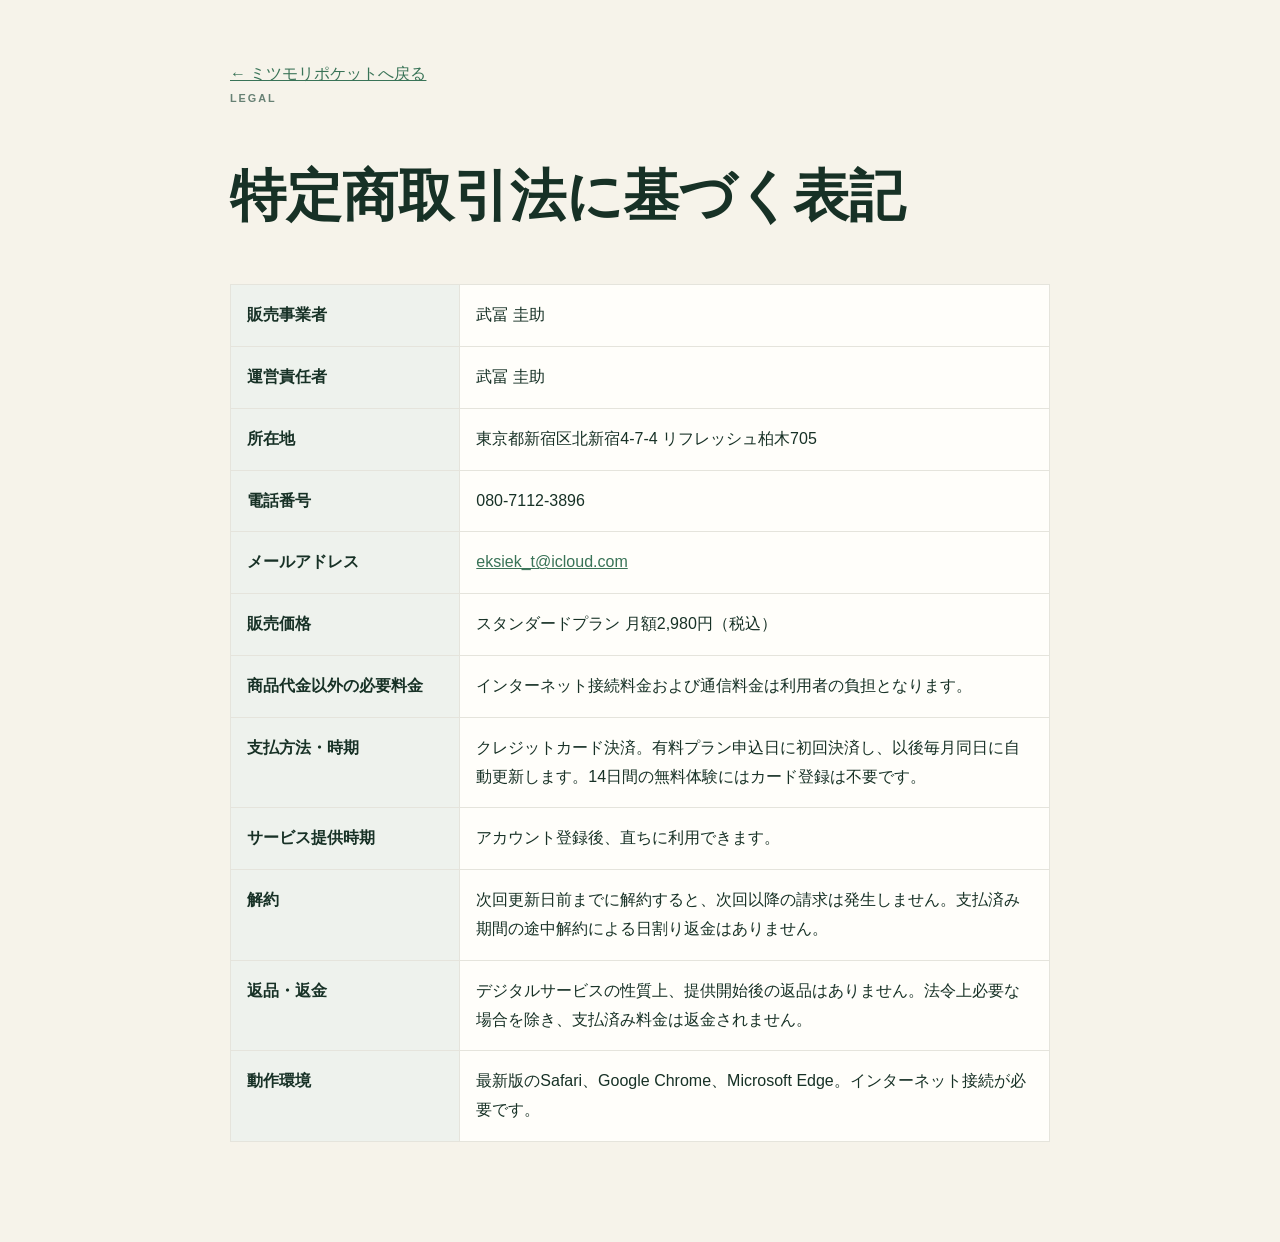
<file: legal.html>
<!doctype html><html lang="ja"><head><meta charset="utf-8"><meta name="viewport" content="width=device-width,initial-scale=1"><link rel="stylesheet" href="styles.css"><title>特定商取引法に基づく表記 | ミツモリポケット</title></head><body class="legal-page"><main class="legal-container"><a href="/">← ミツモリポケットへ戻る</a><p class="eyebrow">LEGAL</p><h1>特定商取引法に基づく表記</h1><table class="legal-table"><tr><th>販売事業者</th><td>武冨 圭助</td></tr><tr><th>運営責任者</th><td>武冨 圭助</td></tr><tr><th>所在地</th><td>東京都新宿区北新宿4-7-4 リフレッシュ柏木705</td></tr><tr><th>電話番号</th><td>080-7112-3896</td></tr><tr><th>メールアドレス</th><td><a href="mailto:eksiek_t@icloud.com">eksiek_t@icloud.com</a></td></tr><tr><th>販売価格</th><td>スタンダードプラン 月額2,980円（税込）</td></tr><tr><th>商品代金以外の必要料金</th><td>インターネット接続料金および通信料金は利用者の負担となります。</td></tr><tr><th>支払方法・時期</th><td>クレジットカード決済。有料プラン申込日に初回決済し、以後毎月同日に自動更新します。14日間の無料体験にはカード登録は不要です。</td></tr><tr><th>サービス提供時期</th><td>アカウント登録後、直ちに利用できます。</td></tr><tr><th>解約</th><td>次回更新日前までに解約すると、次回以降の請求は発生しません。支払済み期間の途中解約による日割り返金はありません。</td></tr><tr><th>返品・返金</th><td>デジタルサービスの性質上、提供開始後の返品はありません。法令上必要な場合を除き、支払済み料金は返金されません。</td></tr><tr><th>動作環境</th><td>最新版のSafari、Google Chrome、Microsoft Edge。インターネット接続が必要です。</td></tr></table></main></body></html>
</file>
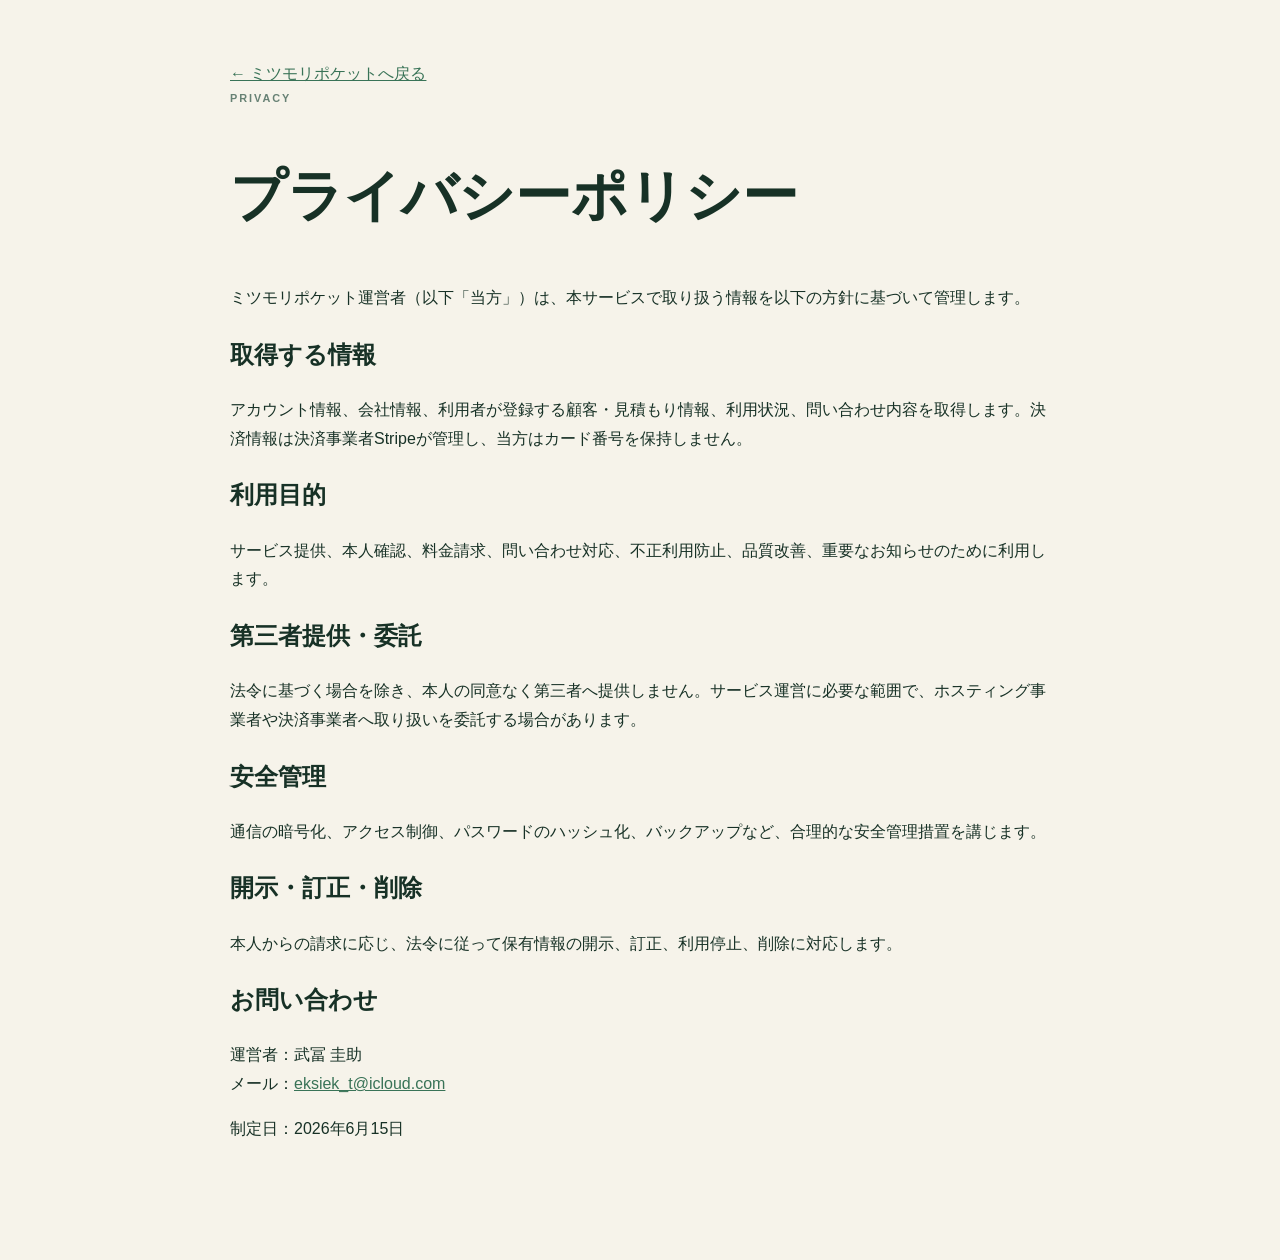
<file: privacy.html>
<!doctype html><html lang="ja"><head><meta charset="utf-8"><meta name="viewport" content="width=device-width,initial-scale=1"><link rel="stylesheet" href="styles.css"><title>プライバシーポリシー | ミツモリポケット</title></head><body class="legal-page"><main class="legal-container"><a href="/">← ミツモリポケットへ戻る</a><p class="eyebrow">PRIVACY</p><h1>プライバシーポリシー</h1><p>ミツモリポケット運営者（以下「当方」）は、本サービスで取り扱う情報を以下の方針に基づいて管理します。</p><h2>取得する情報</h2><p>アカウント情報、会社情報、利用者が登録する顧客・見積もり情報、利用状況、問い合わせ内容を取得します。決済情報は決済事業者Stripeが管理し、当方はカード番号を保持しません。</p><h2>利用目的</h2><p>サービス提供、本人確認、料金請求、問い合わせ対応、不正利用防止、品質改善、重要なお知らせのために利用します。</p><h2>第三者提供・委託</h2><p>法令に基づく場合を除き、本人の同意なく第三者へ提供しません。サービス運営に必要な範囲で、ホスティング事業者や決済事業者へ取り扱いを委託する場合があります。</p><h2>安全管理</h2><p>通信の暗号化、アクセス制御、パスワードのハッシュ化、バックアップなど、合理的な安全管理措置を講じます。</p><h2>開示・訂正・削除</h2><p>本人からの請求に応じ、法令に従って保有情報の開示、訂正、利用停止、削除に対応します。</p><h2>お問い合わせ</h2><p>運営者：武冨 圭助<br>メール：<a href="mailto:eksiek_t@icloud.com">eksiek_t@icloud.com</a></p><p>制定日：2026年6月15日</p></main></body></html>
</file>
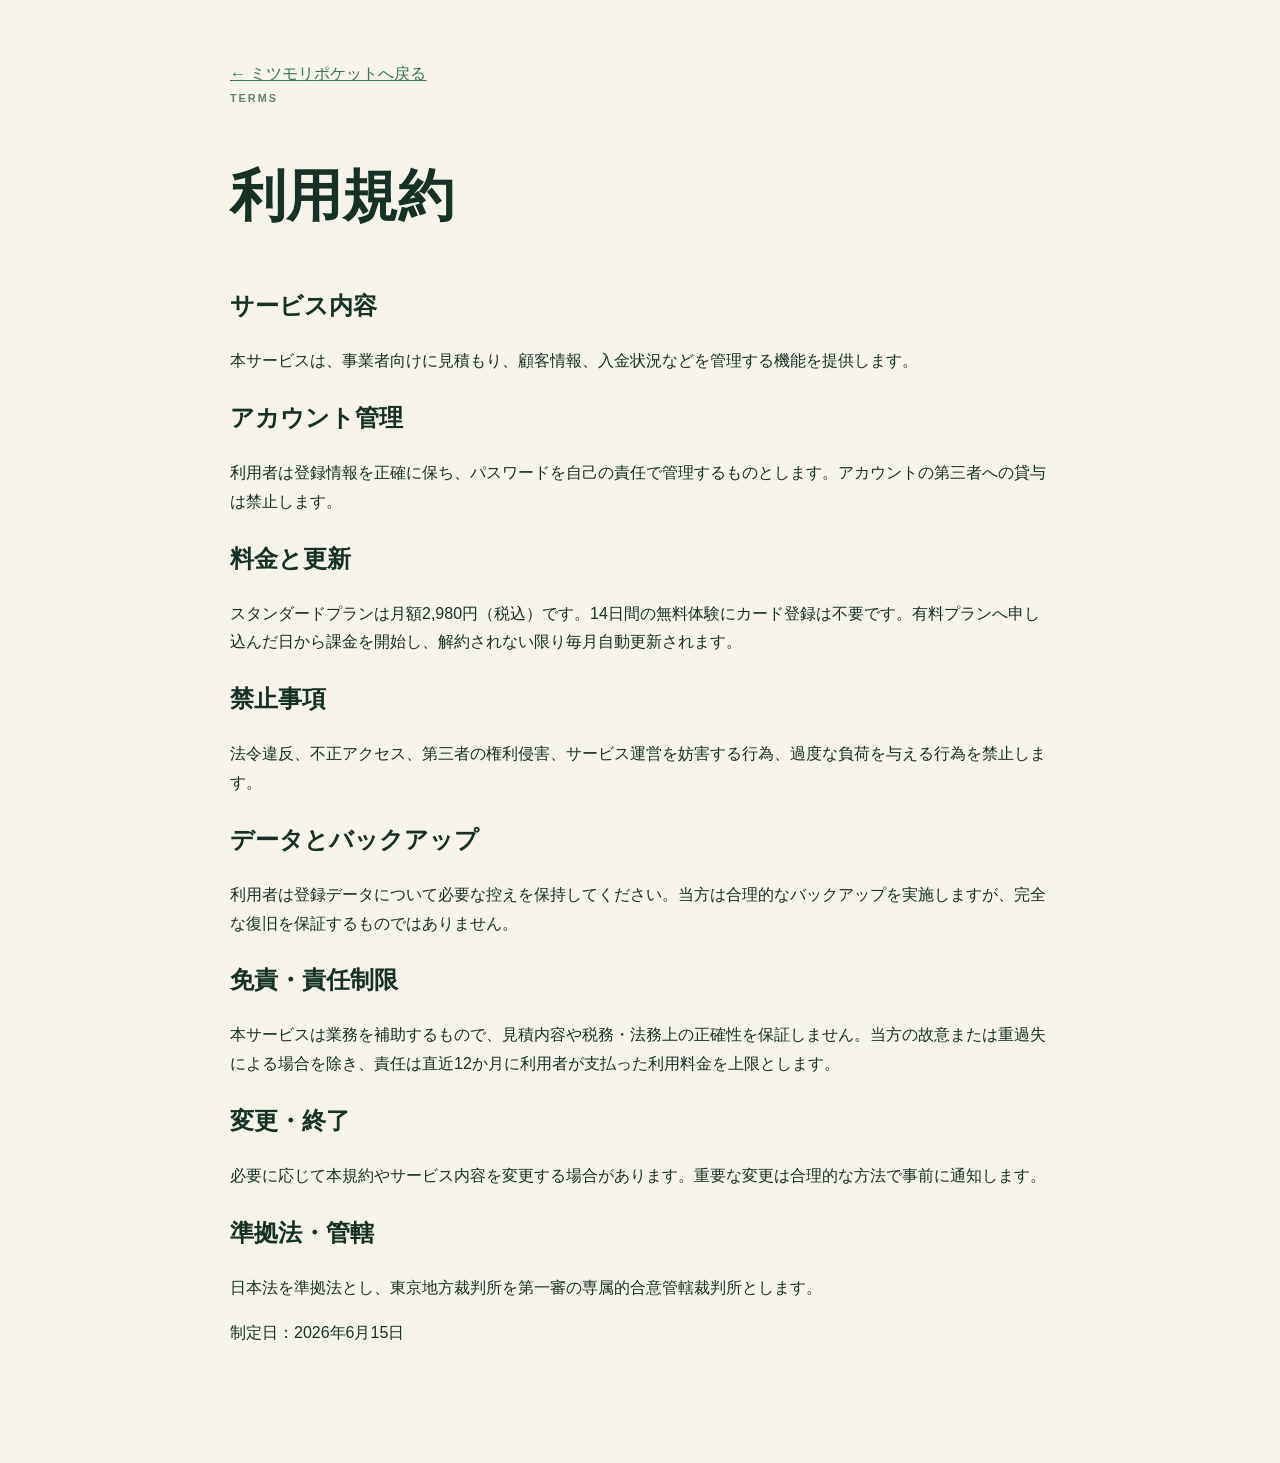
<file: terms.html>
<!doctype html><html lang="ja"><head><meta charset="utf-8"><meta name="viewport" content="width=device-width,initial-scale=1"><link rel="stylesheet" href="styles.css"><title>利用規約 | ミツモリポケット</title></head><body class="legal-page"><main class="legal-container"><a href="/">← ミツモリポケットへ戻る</a><p class="eyebrow">TERMS</p><h1>利用規約</h1><h2>サービス内容</h2><p>本サービスは、事業者向けに見積もり、顧客情報、入金状況などを管理する機能を提供します。</p><h2>アカウント管理</h2><p>利用者は登録情報を正確に保ち、パスワードを自己の責任で管理するものとします。アカウントの第三者への貸与は禁止します。</p><h2>料金と更新</h2><p>スタンダードプランは月額2,980円（税込）です。14日間の無料体験にカード登録は不要です。有料プランへ申し込んだ日から課金を開始し、解約されない限り毎月自動更新されます。</p><h2>禁止事項</h2><p>法令違反、不正アクセス、第三者の権利侵害、サービス運営を妨害する行為、過度な負荷を与える行為を禁止します。</p><h2>データとバックアップ</h2><p>利用者は登録データについて必要な控えを保持してください。当方は合理的なバックアップを実施しますが、完全な復旧を保証するものではありません。</p><h2>免責・責任制限</h2><p>本サービスは業務を補助するもので、見積内容や税務・法務上の正確性を保証しません。当方の故意または重過失による場合を除き、責任は直近12か月に利用者が支払った利用料金を上限とします。</p><h2>変更・終了</h2><p>必要に応じて本規約やサービス内容を変更する場合があります。重要な変更は合理的な方法で事前に通知します。</p><h2>準拠法・管轄</h2><p>日本法を準拠法とし、東京地方裁判所を第一審の専属的合意管轄裁判所とします。</p><p>制定日：2026年6月15日</p></main></body></html>
</file>
<file: styles.css>
:root{--ink:#173126;--muted:#718078;--green:#12372a;--mint:#dff2e6;--cream:#f6f3ea;--white:#fffefa;--line:#e5e4dc;--orange:#d96d3b;--shadow:0 12px 35px rgba(28,55,42,.08)}*{box-sizing:border-box}body{margin:0;color:var(--ink);background:var(--cream);font-family:"Hiragino Sans","Yu Gothic UI","Yu Gothic",sans-serif;-webkit-font-smoothing:antialiased}button,input,textarea{font:inherit}button{color:inherit;cursor:pointer}.hidden{display:none!important}.auth-screen{min-height:100vh;display:grid;grid-template-columns:1.1fr .9fr;align-items:center;gap:7vw;padding:7vw;background:radial-gradient(circle at 12% 15%,rgba(243,189,101,.22),transparent 24%),var(--green)}.auth-brand{color:white}.auth-brand h1{margin:16px 0;font-size:clamp(3rem,7vw,6rem);line-height:1.05}.auth-brand>p:last-child{max-width:520px;color:#cfe0d7}.auth-card{width:min(460px,100%);justify-self:end;padding:clamp(24px,5vw,42px);border-radius:28px;background:var(--white);box-shadow:0 30px 90px rgba(0,0,0,.23)}.auth-tabs{display:grid;grid-template-columns:1fr 1fr;gap:6px;margin-bottom:25px;padding:5px;border-radius:13px;background:#e9eee9}.auth-tab{border:0;border-radius:9px;padding:11px;background:transparent;color:var(--muted);font-weight:800}.auth-tab.active{background:white;color:var(--green)}.auth-note{margin:0;color:var(--muted);font-size:.76rem;text-align:center}.consent-row{grid-template-columns:auto 1fr;align-items:start;font-weight:500;line-height:1.5}.consent-row input{width:auto;margin-top:3px}.consent-row a,.checkout-legal a,.site-footer a,.legal-container a{color:#397357}.form-error{min-height:1.2em;margin:0;color:#a64128;font-size:.8rem;font-weight:700}.save-button:disabled{opacity:.6}.topbar{position:sticky;top:0;z-index:10;display:flex;justify-content:space-between;align-items:center;padding:max(18px,env(safe-area-inset-top)) 5vw 16px;background:rgba(246,243,234,.9);backdrop-filter:blur(16px)}.topbar h1{margin:1px 0 0;font-size:1.25rem}.header-actions{display:flex;gap:8px}.install-button{border:1px solid #c9d4cd;border-radius:99px;padding:10px 14px;background:white;font-size:.72rem;font-weight:800}.eyebrow{margin:0;color:#678174;font-size:.68rem;font-weight:800;letter-spacing:.18em}.eyebrow.light{color:#b9d3c5}.icon-button,.round-button{border:0;border-radius:50%;background:var(--green);color:white;width:44px;height:44px;font-size:.75rem;font-weight:700}main{width:min(1060px,100%);margin:0 auto;padding:8px 5vw 110px}.view{display:none;animation:rise .25s ease-out}.view.active{display:block}@keyframes rise{from{opacity:0;transform:translateY(8px)}}.trial-banner{display:flex;gap:12px;align-items:center;margin-bottom:14px;padding:11px 15px;border:1px solid #e4d9bd;border-radius:14px;background:#fff8e9}.trial-banner>span{border-radius:99px;padding:5px 9px;background:#f3bd65;font-size:.7rem;font-weight:900}.trial-banner p{flex:1;margin:0;color:#6d6248;font-size:.78rem}.hero{display:flex;justify-content:space-between;align-items:end;gap:24px;min-height:260px;padding:38px;border-radius:30px;background:linear-gradient(135deg,#12372a,#285b44);color:white;box-shadow:var(--shadow)}.hero h2{margin:12px 0 8px;font-size:clamp(2rem,6vw,3.5rem);line-height:1.12}.hero p{margin:0;color:#d5e5dc}.primary-action,.save-button{border:0;border-radius:15px;padding:16px 22px;background:#f3bd65;color:#173126;font-weight:800}.stats{display:grid;grid-template-columns:repeat(3,1fr);gap:14px;margin:18px 0 38px}.stats article,.form-card,.total-card{padding:22px;border:1px solid rgba(18,55,42,.05);border-radius:20px;background:var(--white);box-shadow:var(--shadow)}.stats span{display:block;margin-bottom:8px;color:var(--muted);font-size:.8rem}.stats strong{font-size:clamp(1.1rem,3vw,1.8rem)}.warning{color:var(--orange)}.section-heading,.page-title,.card-title-row,.dialog-heading{display:flex;justify-content:space-between;align-items:center}.page-title{margin:20px 0 22px}.page-title h2{font-size:2rem}.text-button,.small-button{border:0;background:transparent;color:#397357;font-weight:800}.small-button{border-radius:10px;padding:9px 12px;background:var(--mint);font-size:.78rem}.card-list{display:grid;gap:12px}.estimate-card,.customer-card{display:grid;grid-template-columns:1fr auto;gap:10px;align-items:center;width:100%;padding:18px;border:1px solid var(--line);border-radius:17px;background:var(--white);text-align:left}.estimate-card h4,.customer-card h4{margin:0 0 5px}.estimate-card p,.customer-card p{margin:3px 0;color:var(--muted);font-size:.8rem}.status{display:inline-block;margin-top:6px;border-radius:99px;padding:5px 9px;background:#fce9df;color:#a44a25;font-size:.68rem;font-weight:800}.status.paid{background:var(--mint);color:#286045}.empty-state{padding:40px 20px;border:1px dashed #cbd1cc;border-radius:18px;color:var(--muted);text-align:center}.search-box{display:flex;gap:10px;align-items:center;margin-bottom:20px;padding:13px 16px;border:1px solid var(--line);border-radius:14px;background:white}.search-box input{border:0}form{display:grid;gap:16px}.field-grid{display:grid;grid-template-columns:1fr 1fr;gap:14px}label{display:grid;gap:7px;color:#53635b;font-size:.78rem;font-weight:700}input,textarea{width:100%;border:1px solid #d9ddd9;border-radius:11px;padding:13px 14px;background:white;color:var(--ink);outline:none}input:focus,textarea:focus{border-color:#4b8465;box-shadow:0 0 0 3px rgba(75,132,101,.12)}.item-row{display:grid;grid-template-columns:minmax(0,1.6fr) minmax(90px,.7fr) 36px;gap:8px;margin:12px 0}.remove-item,.close-button{border:0;background:transparent;color:#a25b40;font-size:1.4rem}.total-card{display:grid;gap:12px;background:var(--green);color:white}.total-card div{display:flex;justify-content:space-between}.grand-total{padding-top:14px;border-top:1px solid rgba(255,255,255,.2);font-size:1.35rem}.save-button{width:100%}.filter-row{display:flex;gap:8px;margin-bottom:18px}.filter{border:1px solid var(--line);border-radius:99px;padding:9px 15px;background:white;font-size:.8rem;font-weight:700}.filter.active{border-color:var(--green);background:var(--green);color:white}.bottom-nav{position:fixed;z-index:20;right:0;bottom:0;left:0;display:flex;justify-content:center;gap:clamp(18px,8vw,80px);padding:10px 20px max(10px,env(safe-area-inset-bottom));border-top:1px solid rgba(18,55,42,.08);background:rgba(255,254,250,.94);backdrop-filter:blur(18px)}.bottom-nav button{display:grid;gap:3px;min-width:48px;border:0;background:transparent;color:#859189;font-size:.66rem;font-weight:700}.bottom-nav button span{font-size:1.3rem}.bottom-nav button.active{color:var(--green)}.bottom-nav .nav-create span{display:grid;place-items:center;width:40px;height:40px;margin:-14px auto 0;border-radius:50%;background:var(--green);color:white}dialog{width:min(520px,calc(100% - 28px));border:0;border-radius:24px;padding:24px;color:var(--ink);background:var(--white);box-shadow:0 30px 90px rgba(0,0,0,.25)}dialog::backdrop{background:rgba(11,31,23,.55)}.detail-head{display:flex;justify-content:space-between;align-items:start}.detail-table{width:100%;margin:20px 0;border-collapse:collapse}.detail-table td{padding:10px 0;border-bottom:1px solid var(--line)}.detail-table td:last-child{text-align:right;font-weight:700}.detail-total{text-align:right;font-size:1.5rem;font-weight:900}.detail-actions{display:grid;grid-template-columns:1fr 1fr;gap:9px;margin-top:20px}.secondary-button{border:1px solid #cfd6d1;border-radius:12px;padding:12px;background:white;font-weight:800}.danger{color:#a64128}.price-card{margin-top:20px;padding:22px;border:1px solid var(--line);border-radius:18px;background:#faf9f4}.price-card p strong{font-size:1.6rem}.billing-note{min-height:1.3em;color:#a64128;font-size:.78rem;text-align:center}.checkout-legal{color:var(--muted);font-size:.7rem;text-align:center}.site-footer{display:flex;justify-content:center;gap:20px;padding:20px 20px 100px;font-size:.72rem}.legal-container{width:min(820px,calc(100% - 36px));margin:0 auto;padding:60px 0 100px;line-height:1.8}.legal-container>h1{font-size:clamp(2rem,6vw,3.5rem)}.legal-table{width:100%;border-collapse:collapse;background:var(--white)}.legal-table th,.legal-table td{padding:16px;border:1px solid var(--line);text-align:left;vertical-align:top}.legal-table th{width:28%;background:#eef2ed}.toast{position:fixed;z-index:50;right:50%;bottom:100px;transform:translate(50%,20px);padding:12px 18px;border-radius:99px;background:#10291f;color:white;font-size:.8rem;opacity:0;pointer-events:none;transition:.2s}.toast.visible{transform:translate(50%,0);opacity:1}@media(max-width:650px){.auth-screen{grid-template-columns:1fr;align-content:center;gap:30px;padding:28px 18px}.auth-brand h1{font-size:2.8rem}.auth-card{justify-self:stretch;padding:24px}.hero{display:grid;min-height:310px;padding:26px}.stats{grid-template-columns:1fr 1fr}.stats article:first-child{grid-column:span 2}.field-grid{grid-template-columns:1fr}.topbar,main{padding-right:18px;padding-left:18px}.trial-banner{flex-wrap:wrap}.site-footer{flex-direction:column;align-items:center;gap:10px}.legal-table,.legal-table tbody,.legal-table tr,.legal-table th,.legal-table td{display:block;width:100%}}@media print{body *{visibility:hidden}#detailDialog,#detailDialog *{visibility:visible}#detailDialog{position:absolute;inset:0;width:100%;box-shadow:none}.detail-actions,.close-button{display:none}}
</file>
